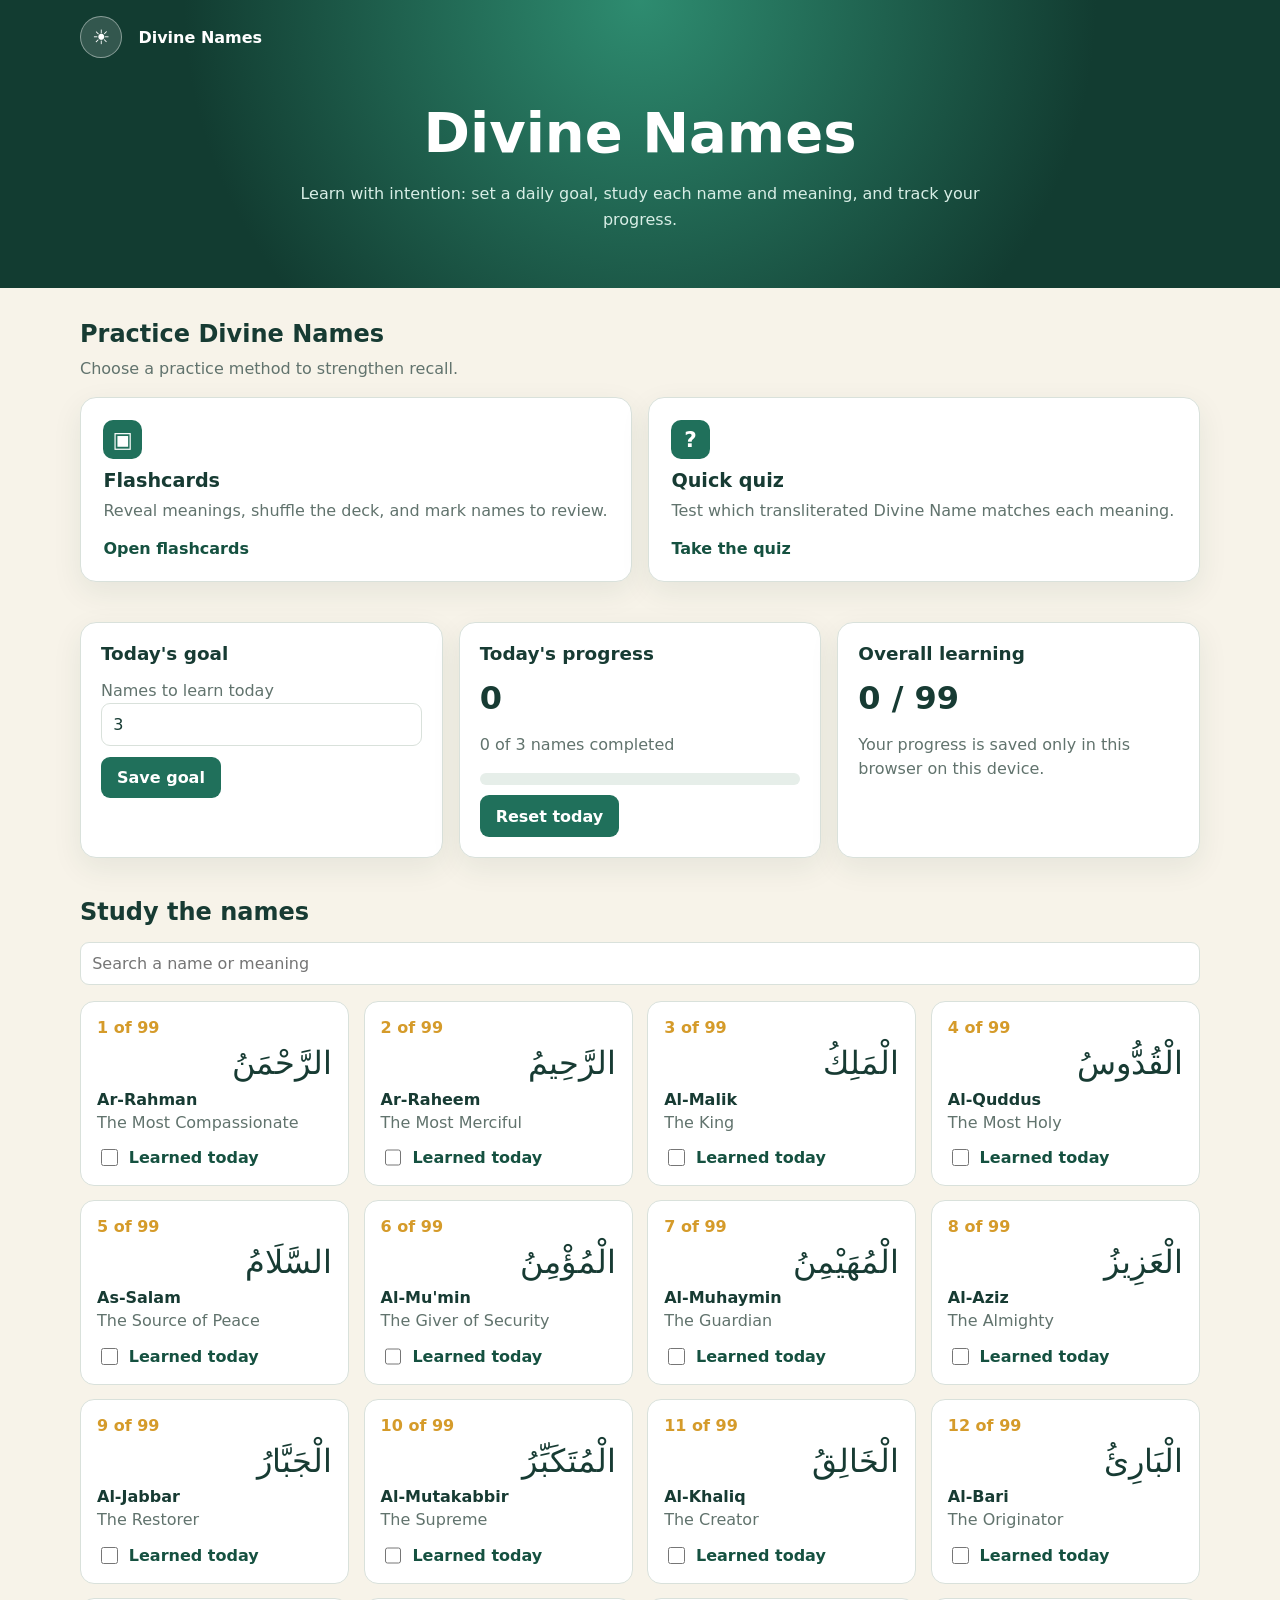
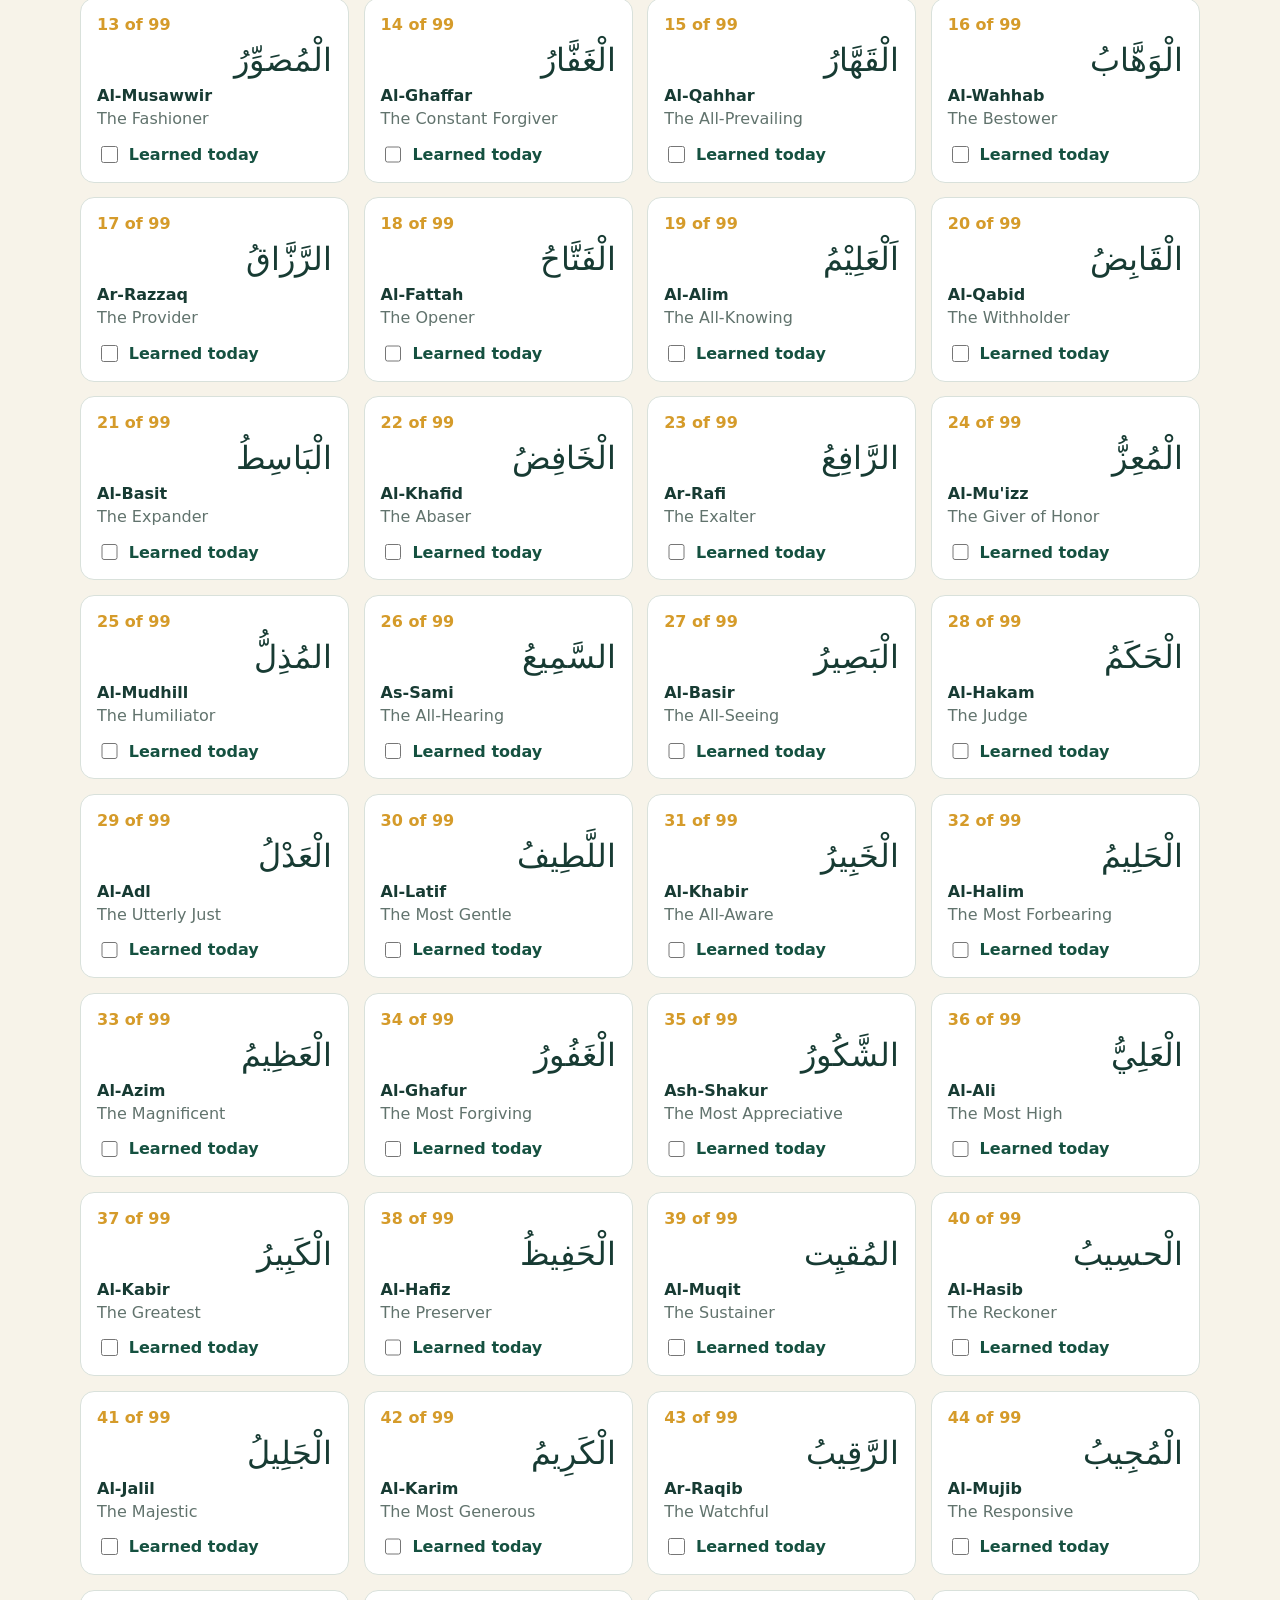
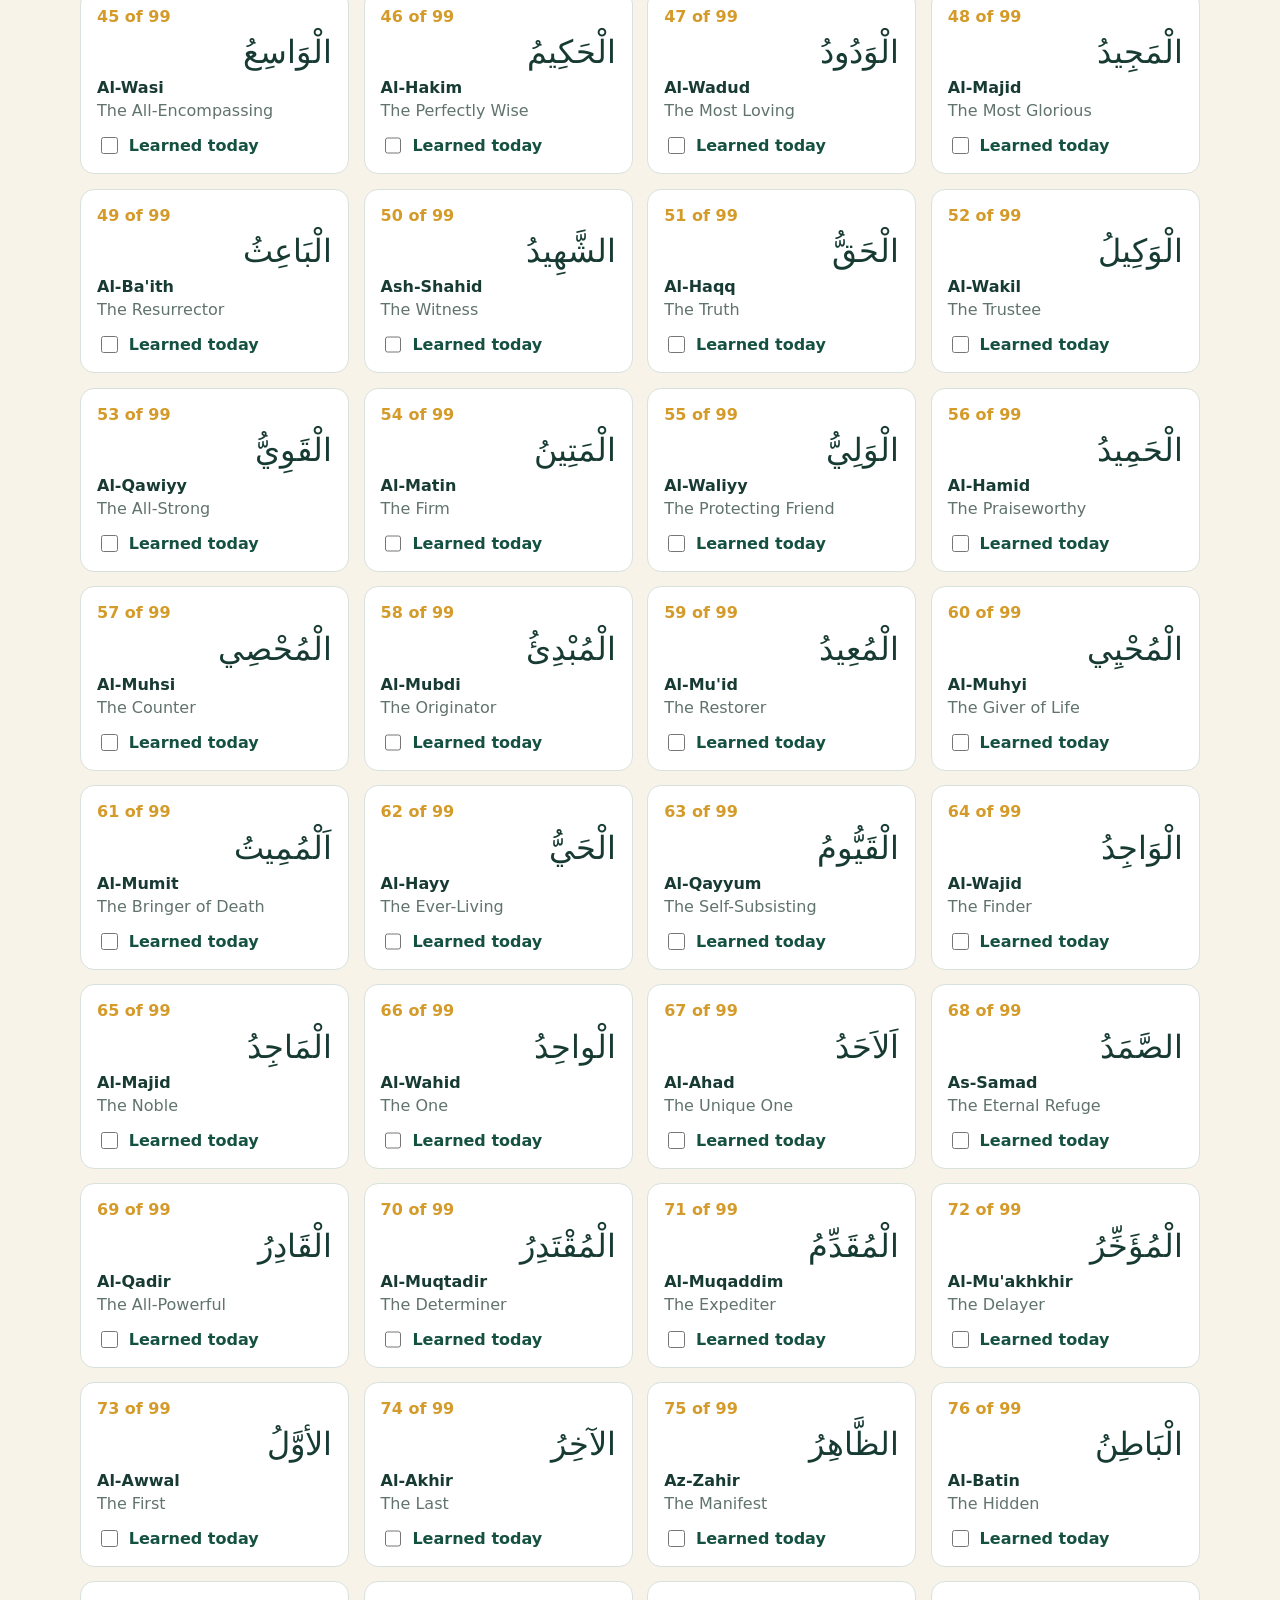
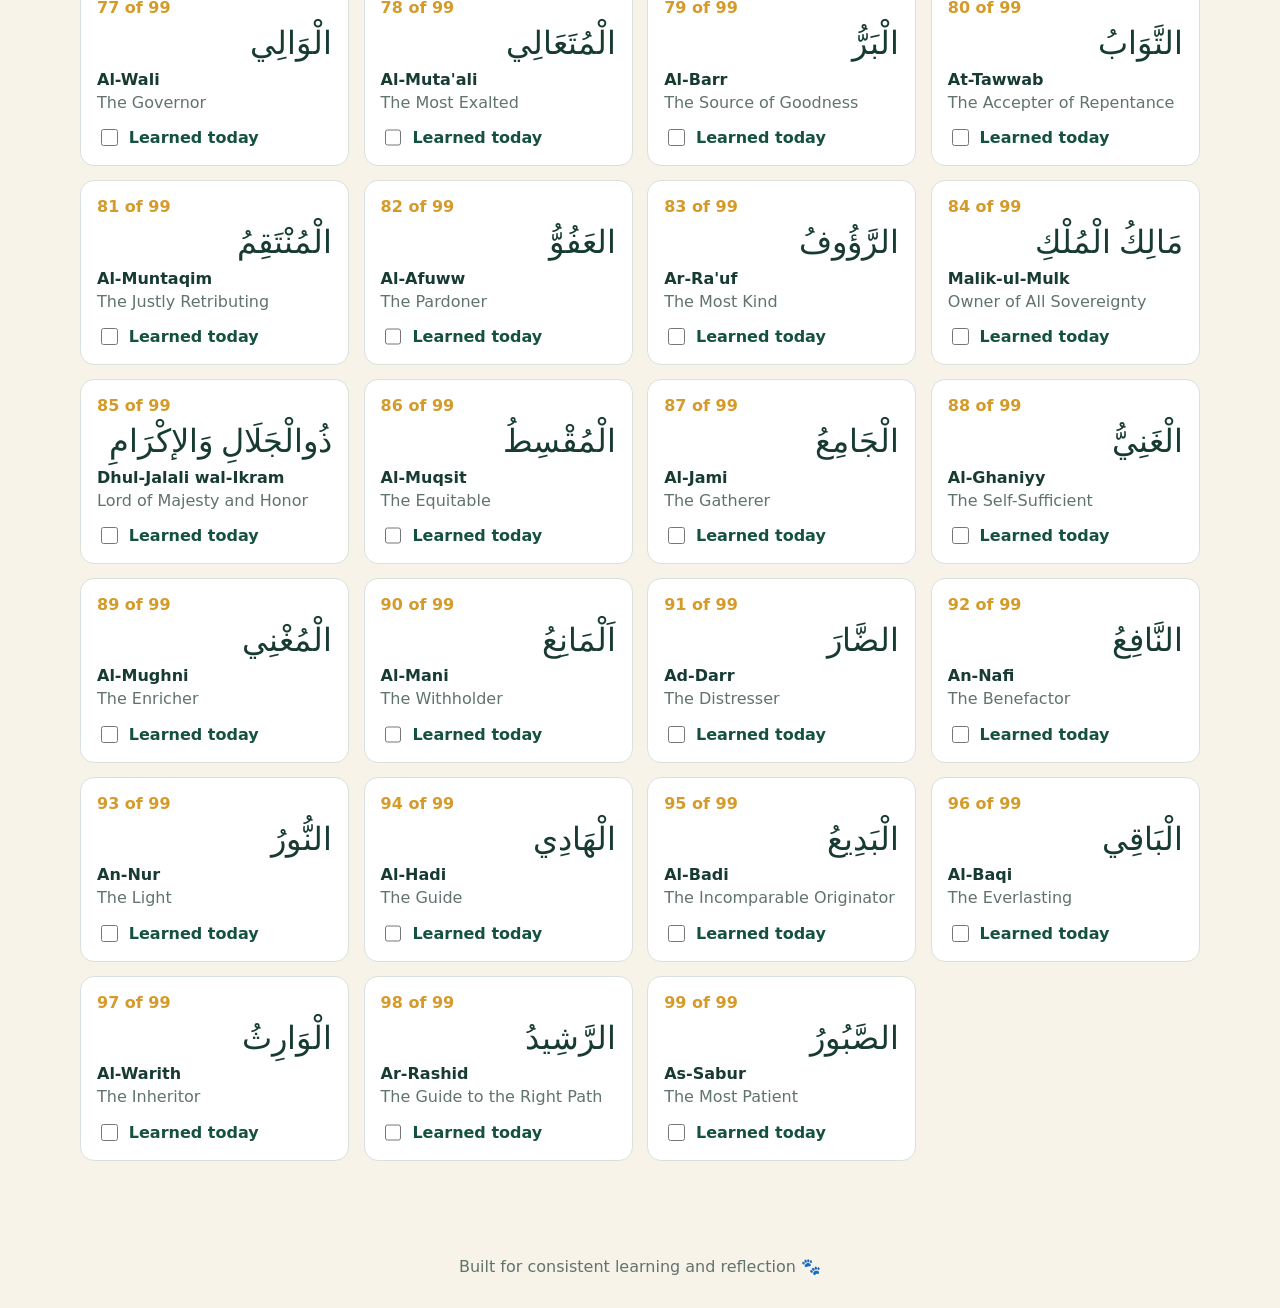
<file: index.html>
<!doctype html>
<html lang="en">
<head>
  <meta charset="UTF-8">
  <meta name="viewport" content="width=device-width, initial-scale=1.0">
  <meta name="description" content="Learn the Divine Names with daily goals and progress tracking.">
  <link rel="icon" type="image/svg+xml" href="favicon.svg">
  <title>Divine Names | Learning Tracker</title>
  <link rel="stylesheet" href="style.css">
</head>
<body>
  <header class="hero">
    <div class="hero-top">
      <button id="theme-toggle" class="theme-toggle" type="button" aria-label="Switch theme" title="Switch theme">
        <span id="theme-icon" aria-hidden="true">☀️</span>
        <span class="sr-only">Switch theme</span>
      </button>
      <a class="brand" href="index.html" aria-label="Divine Names home">Divine Names</a>
    </div>
    <div class="hero-copy">
      <span class="hero-cat" aria-hidden="true">🐱</span>
      <h1>Divine Names</h1>
      <p>Learn with intention: set a daily goal, study each name and meaning, and track your progress.</p>
    </div>
  </header>

  <main class="container" id="top">
    <section class="practice-section practice-section-top" aria-labelledby="practice-title">
      <h2 id="practice-title" class="section-title">Practice Divine Names</h2>
      <p class="muted">Choose a practice method to strengthen recall.</p>
      <div class="practice-grid">
        <a class="practice-card" href="flashcards.html">
          <span class="practice-icon" aria-hidden="true">▣</span>
          <h3>Flashcards</h3>
          <p>Reveal meanings, shuffle the deck, and mark names to review.</p>
          <span class="practice-link">Open flashcards</span>
        </a>
        <a class="practice-card" href="quiz.html">
          <span class="practice-icon" aria-hidden="true">?</span>
          <h3>Quick quiz</h3>
          <p>Test which transliterated Divine Name matches each meaning.</p>
          <span class="practice-link">Take the quiz</span>
        </a>
      </div>
    </section>

    <section class="grid" aria-label="Learning dashboard">
      <article class="card">
        <h2>Today's goal</h2>
        <label class="muted" for="goal">Names to learn today</label>
        <input id="goal" type="number" min="1" max="99" aria-label="Daily goal">
        <button id="save-goal">Save goal</button>
      </article>
      <article class="card">
        <h2>Today's progress <span class="card-cat" aria-hidden="true">🐾</span></h2>
        <div class="metric" id="today-count">0</div>
        <p class="muted" id="goal-text">0 of 3 names completed</p>
        <div class="progress-track" aria-label="Daily goal progress"><div class="progress-bar" id="progress-bar"></div></div>
        <button id="reset-today">Reset today</button>
      </article>
      <article class="card">
        <h2>Overall learning</h2>
        <div class="metric" id="total-count">0 / 99</div>
        <p class="muted">Your progress is saved only in this browser on this device.</p>
      </article>
    </section>

    <section>
      <h2 class="section-title">Study the names <span class="section-cat" aria-hidden="true">🐱</span></h2>
      <div class="controls">
        <input id="search" type="search" placeholder="Search a name or meaning" aria-label="Search names">
      </div>
      <div class="names-grid" id="names-list"></div>
    </section>
  </main>

  <footer>Built for consistent learning and reflection <span aria-hidden="true">🐾</span></footer>
  <script src="app.js"></script>
</body>
</html>
</file>
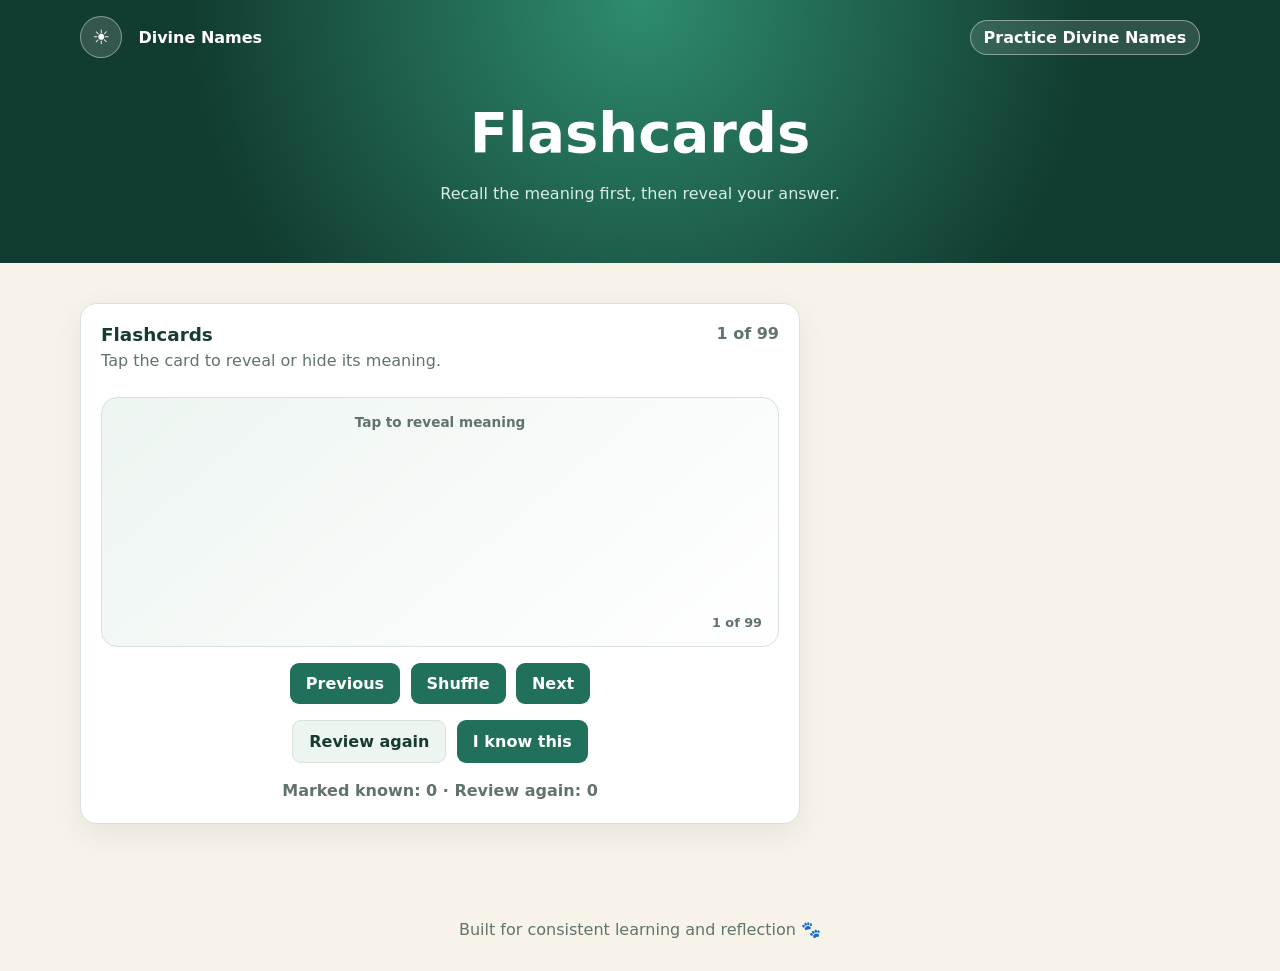
<file: flashcards.html>
<!doctype html>
<html lang="en">
<head>
  <meta charset="UTF-8">
  <meta name="viewport" content="width=device-width, initial-scale=1.0">
  <meta name="description" content="Practice Divine Names with interactive flashcards.">
  <link rel="icon" type="image/svg+xml" href="favicon.svg">
  <title>Flashcards | Divine Names</title>
  <link rel="stylesheet" href="style.css">
</head>
<body>
  <header class="hero practice-hero">
    <div class="hero-top">
      <button id="theme-toggle" class="theme-toggle" type="button" aria-label="Switch theme" title="Switch theme"><span id="theme-icon" aria-hidden="true">☀️</span><span class="sr-only">Switch theme</span></button>
      <a class="brand" href="index.html" aria-label="Divine Names home">Divine Names</a>
      <nav class="top-nav" aria-label="Primary navigation"><a href="index.html#practice-title">Practice Divine Names</a></nav>
    </div>
    <div class="hero-copy"><span class="hero-cat" aria-hidden="true">🐱</span><h1>Flashcards</h1><p>Recall the meaning first, then reveal your answer.</p></div>
  </header>
  <main class="container">
    <section class="card flashcards" aria-labelledby="flashcards-title">
      <div class="flashcard-heading"><div><h2 id="flashcards-title">Flashcards <span class="card-cat" aria-hidden="true">🐾</span></h2><p class="muted">Tap the card to reveal or hide its meaning.</p></div><p class="flashcard-count" id="flashcard-count">1 of 99</p></div>
      <button id="flashcard" class="flashcard" type="button" aria-live="polite" aria-label="Flashcard. Click to reveal meaning."><span class="flashcard-hint" id="flashcard-hint">Tap to reveal meaning</span><span class="flashcard-number" id="flashcard-number">1 of 99</span><span class="flashcard-arabic" id="flashcard-arabic"></span><span class="flashcard-name" id="flashcard-name"></span><span class="flashcard-answer" id="flashcard-answer" hidden></span></button>
      <div class="flashcard-actions" aria-label="Flashcard controls"><button id="previous-card" type="button">Previous</button><button id="shuffle-cards" type="button">Shuffle</button><button id="next-card" type="button">Next</button></div>
      <div class="flashcard-actions review-actions" aria-label="Flashcard review status"><button id="review-card" class="secondary-button" type="button">Review again</button><button id="know-card" type="button">I know this</button></div>
      <p class="flashcard-status muted" id="flashcard-status">Marked known: 0 · Review again: 0</p>
    </section>
  </main>
  <footer>Built for consistent learning and reflection <span aria-hidden="true">🐾</span></footer>
  <script src="app.js"></script>
</body>
</html>
</file>
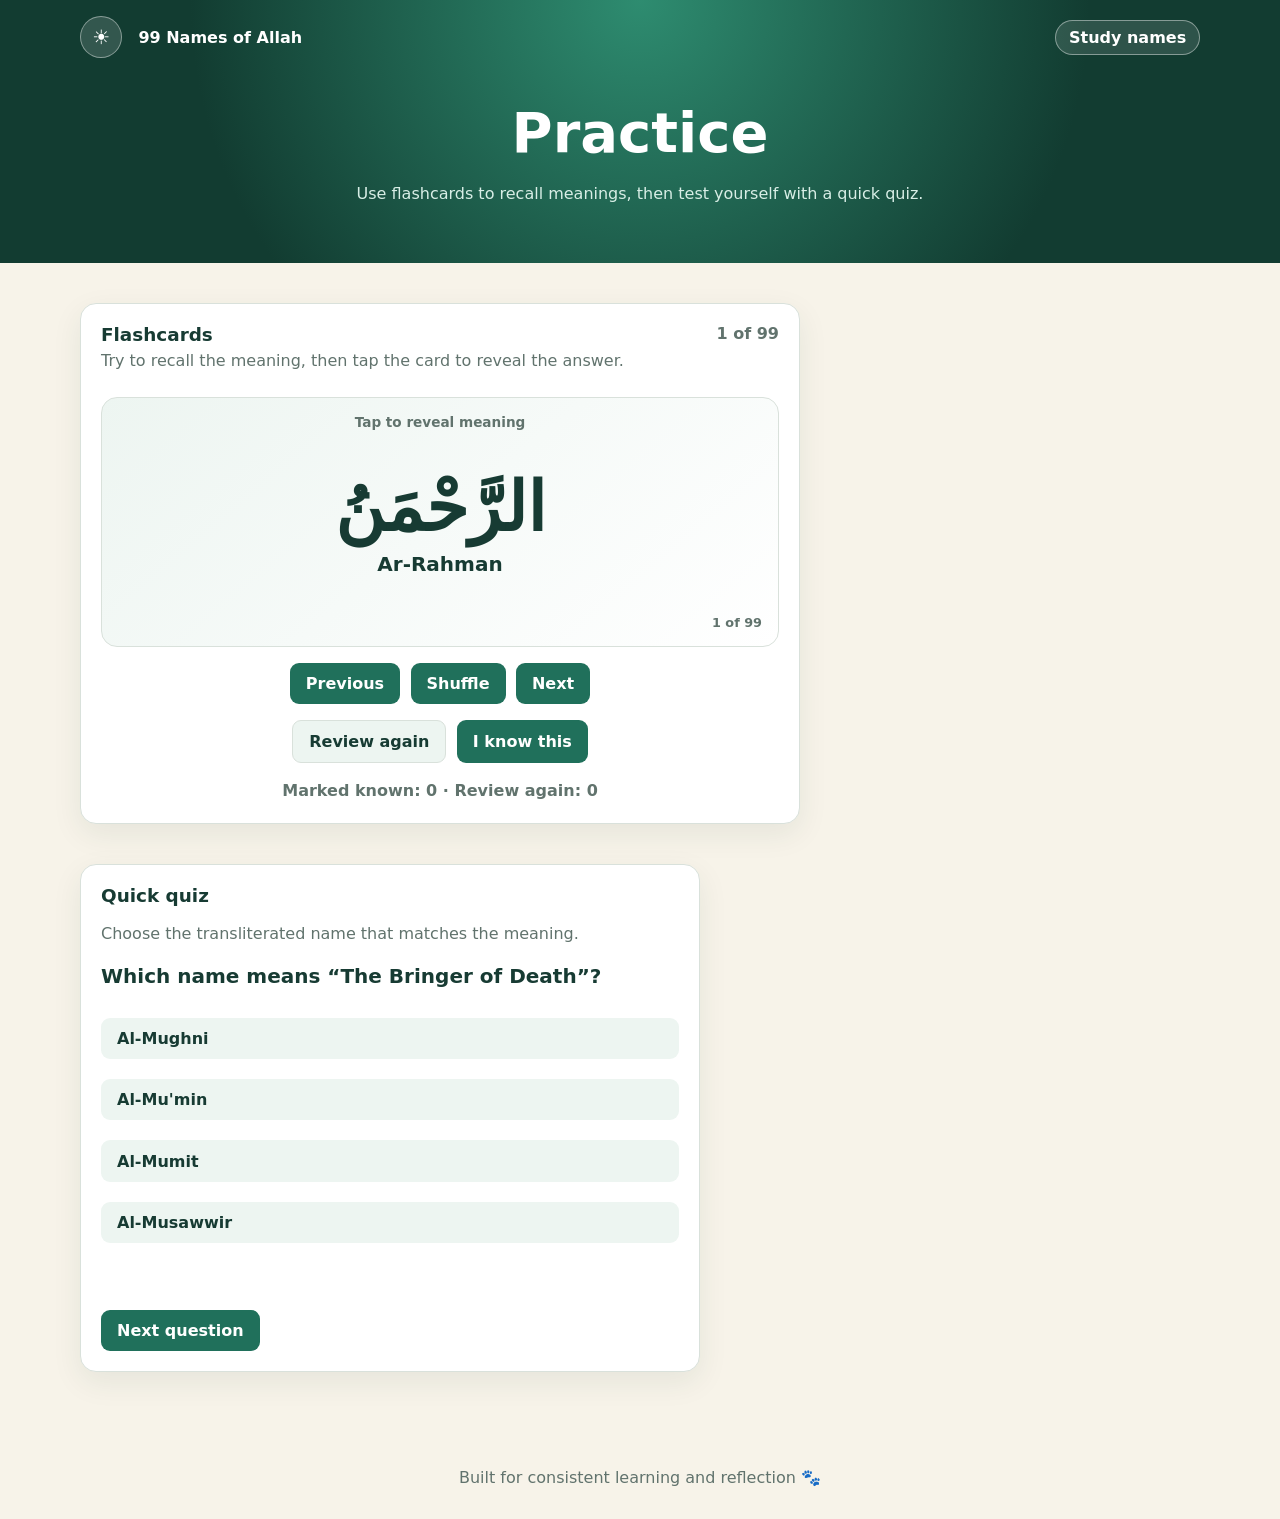
<file: practice.html>
<!doctype html>
<html lang="en">
<head>
  <meta charset="UTF-8">
  <meta name="viewport" content="width=device-width, initial-scale=1.0">
  <meta name="description" content="Practice the 99 Names of Allah with flashcards and a quiz.">
  <link rel="icon" type="image/png" href="favicon.png">
  <title>Practice | 99 Names of Allah</title>
  <link rel="stylesheet" href="style.css">
</head>
<body>
  <header class="hero practice-hero">
    <div class="hero-top">
      <button id="theme-toggle" class="theme-toggle" type="button" aria-label="Switch theme" title="Switch theme">
        <span id="theme-icon" aria-hidden="true">☀️</span>
        <span class="sr-only">Switch theme</span>
      </button>
      <a class="brand" href="index.html" aria-label="99 Names of Allah home">99 Names of Allah</a>
      <nav class="top-nav" aria-label="Primary navigation">
        <a href="index.html">Study names</a>
      </nav>
    </div>
    <div class="hero-copy">
      <span class="hero-cat" aria-hidden="true">🐱</span>
      <h1>Practice</h1>
      <p>Use flashcards to recall meanings, then test yourself with a quick quiz.</p>
    </div>
  </header>

  <main class="container">
    <section class="card flashcards" aria-labelledby="flashcards-title">
      <div class="flashcard-heading">
        <div>
          <h2 id="flashcards-title">Flashcards <span class="card-cat" aria-hidden="true">🐾</span></h2>
          <p class="muted">Try to recall the meaning, then tap the card to reveal the answer.</p>
        </div>
        <p class="flashcard-count" id="flashcard-count">1 of 99</p>
      </div>
      <button id="flashcard" class="flashcard" type="button" aria-live="polite" aria-label="Flashcard. Click to reveal meaning.">
        <span class="flashcard-hint" id="flashcard-hint">Tap to reveal meaning</span>
        <span class="flashcard-number" id="flashcard-number">1 of 99</span>
        <span class="flashcard-arabic" id="flashcard-arabic"></span>
        <span class="flashcard-name" id="flashcard-name"></span>
        <span class="flashcard-answer" id="flashcard-answer" hidden></span>
      </button>
      <div class="flashcard-actions" aria-label="Flashcard controls">
        <button id="previous-card" type="button">Previous</button>
        <button id="shuffle-cards" type="button">Shuffle</button>
        <button id="next-card" type="button">Next</button>
      </div>
      <div class="flashcard-actions review-actions" aria-label="Flashcard review status">
        <button id="review-card" class="secondary-button" type="button">Review again</button>
        <button id="know-card" type="button">I know this</button>
      </div>
      <p class="flashcard-status muted" id="flashcard-status">Marked known: 0 · Review again: 0</p>
    </section>

    <section class="card quiz" aria-live="polite">
      <h2>Quick quiz <span class="card-cat" aria-hidden="true">🐾</span></h2>
      <p class="muted">Choose the transliterated name that matches the meaning.</p>
      <div class="question" id="quiz-question"></div>
      <div class="options" id="quiz-options"></div>
      <p class="quiz-result" id="quiz-result"></p>
      <button id="next-question">Next question</button>
    </section>
  </main>

  <footer>Built for consistent learning and reflection <span aria-hidden="true">🐾</span></footer>
  <script src="app.js"></script>
</body>
</html>
</file>
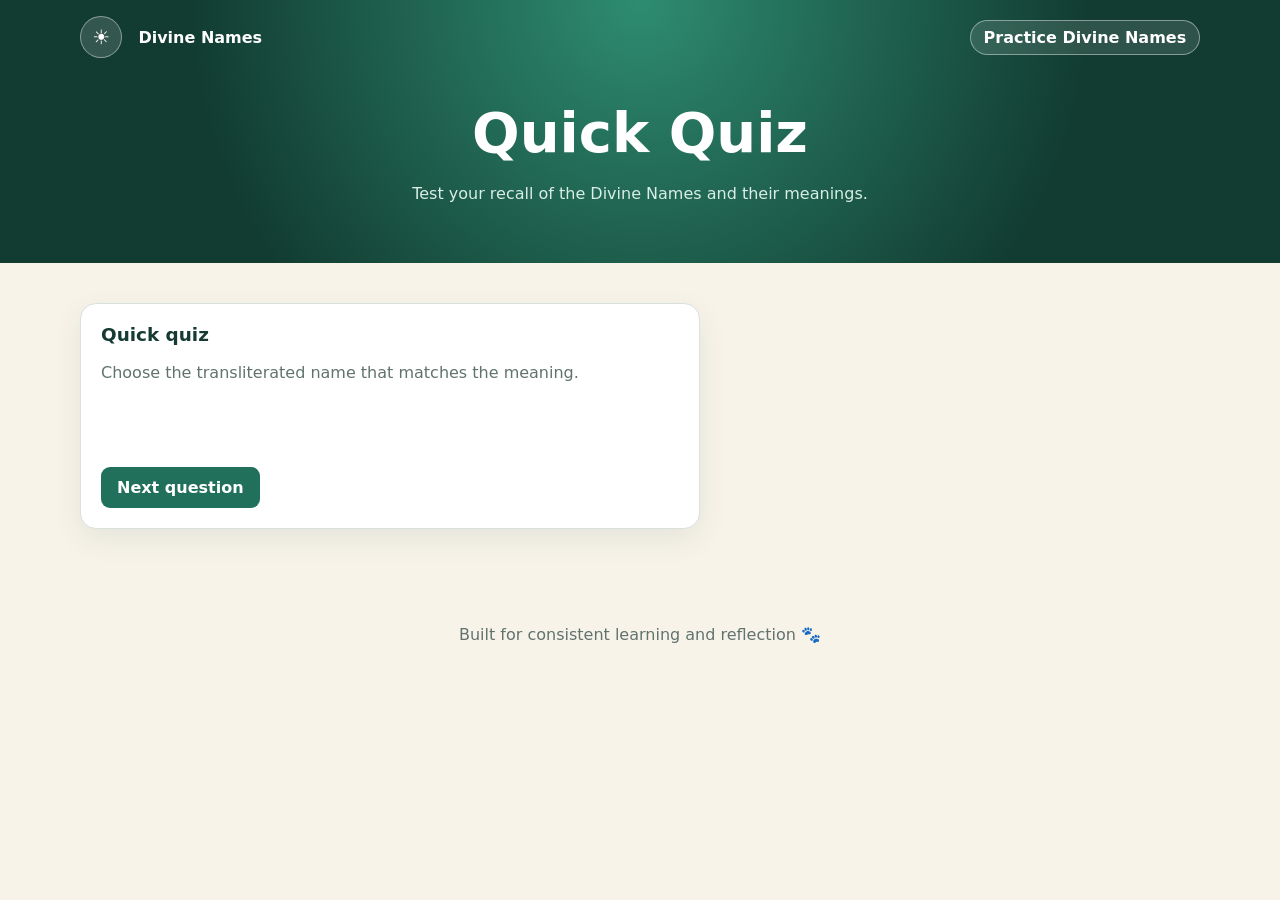
<file: quiz.html>
<!doctype html>
<html lang="en">
<head>
  <meta charset="UTF-8">
  <meta name="viewport" content="width=device-width, initial-scale=1.0">
  <meta name="description" content="Test yourself on the Divine Names with a quick quiz.">
  <link rel="icon" type="image/svg+xml" href="favicon.svg">
  <title>Quick Quiz | Divine Names</title>
  <link rel="stylesheet" href="style.css">
</head>
<body>
  <header class="hero practice-hero">
    <div class="hero-top">
      <button id="theme-toggle" class="theme-toggle" type="button" aria-label="Switch theme" title="Switch theme"><span id="theme-icon" aria-hidden="true">☀️</span><span class="sr-only">Switch theme</span></button>
      <a class="brand" href="index.html" aria-label="Divine Names home">Divine Names</a>
      <nav class="top-nav" aria-label="Primary navigation"><a href="index.html#practice-title">Practice Divine Names</a></nav>
    </div>
    <div class="hero-copy"><span class="hero-cat" aria-hidden="true">🐱</span><h1>Quick Quiz</h1><p>Test your recall of the Divine Names and their meanings.</p></div>
  </header>
  <main class="container">
    <section class="card quiz" aria-live="polite">
      <h2>Quick quiz <span class="card-cat" aria-hidden="true">🐾</span></h2>
      <p class="muted">Choose the transliterated name that matches the meaning.</p>
      <div class="question" id="quiz-question"></div>
      <div class="options" id="quiz-options"></div>
      <p class="quiz-result" id="quiz-result"></p>
      <button id="next-question">Next question</button>
    </section>
  </main>
  <footer>Built for consistent learning and reflection <span aria-hidden="true">🐾</span></footer>
  <script src="app.js"></script>
</body>
</html>
</file>
<file: style.css>
:root{--bg:#f7f3e9;--surface:#fff;--ink:#173b33;--muted:#61736d;--accent:#20705b;--accent-dark:#155140;--gold:#d59b2a;--border:#d9e1db;--track:#e6eee9;--option:#edf5f1;--option-hover:#dbece4;--hero-start:#2e8c70;--hero-end:#123c31;--hero-text:#d8eee6;--shadow:0 10px 30px rgba(27,66,55,.08)}*{box-sizing:border-box}body{min-height:100vh;margin:0;color:var(--ink);background:var(--bg);font-family:Inter,ui-sans-serif,system-ui,-apple-system,BlinkMacSystemFont,"Segoe UI",sans-serif;transition:background .25s ease,color .25s ease}.hero{padding:1rem 1.25rem 3.5rem;color:#fff;text-align:center;background:radial-gradient(circle at top,var(--hero-start),var(--hero-end) 65%)}.hero-top{display:flex;width:min(1120px,100%);margin:0 auto;align-items:center;gap:1rem}.brand{color:#fff;text-decoration:none;font-weight:800}.top-nav{margin-left:auto}.top-nav a{display:inline-block;padding:.45rem .8rem;color:#fff;text-decoration:none;font-weight:800;border:1px solid rgba(255,255,255,.42);border-radius:999px;background:rgba(255,255,255,.12)}.theme-toggle{width:2.65rem;height:2.65rem;display:inline-grid;place-items:center;flex:0 0 auto;margin:0;padding:0;color:#fff;background:rgba(255,255,255,.14);border:1px solid rgba(255,255,255,.42);border-radius:50%;font-size:1.25rem;line-height:1}.theme-toggle:hover,.top-nav a:hover{background:rgba(255,255,255,.28)}.theme-toggle:focus-visible,.flashcard:focus-visible{outline:3px solid var(--accent);outline-offset:3px}.sr-only{position:absolute;width:1px;height:1px;overflow:hidden;clip:rect(0,0,0,0);white-space:nowrap}.hero-copy{padding-top:2.6rem}.hero h1{margin:0;font-size:clamp(2rem,5vw,3.5rem)}.hero p{max-width:680px;margin:1rem auto 0;color:var(--hero-text);line-height:1.6}.hero-cat{display:none}.container{width:min(1120px,calc(100% - 2rem));margin:2rem auto 4rem}.grid{display:grid;grid-template-columns:repeat(3,1fr);gap:1rem}.card{padding:1.25rem;background:var(--surface);border:1px solid var(--border);border-radius:16px;box-shadow:var(--shadow)}.card h2{margin-top:0;font-size:1.15rem}.metric{margin:.5rem 0;font-size:2rem;font-weight:800}.muted{color:var(--muted);line-height:1.5}input,button{font:inherit}input[type=number],input[type=search]{width:100%;padding:.7rem;color:var(--ink);background:var(--surface);border:1px solid var(--border);border-radius:9px}button{border:0;border-radius:9px;padding:.7rem 1rem;margin-top:.65rem;color:#fff;background:var(--accent);cursor:pointer;font-weight:700}button:hover{background:var(--accent-dark)}.progress-track{height:12px;background:var(--track);border-radius:999px;overflow:hidden}.progress-bar{height:100%;width:0;background:linear-gradient(90deg,var(--gold),var(--accent));transition:width .25s ease}.section-title{margin:2.5rem 0 1rem}.controls{display:flex;gap:.75rem;flex-wrap:wrap;margin-bottom:1rem}.controls input{flex:1 1 250px}.names-grid{display:grid;grid-template-columns:repeat(auto-fill,minmax(240px,1fr));gap:.9rem}.name-card{position:relative;padding:1rem;background:var(--surface);border:1px solid var(--border);border-radius:14px}.name-card.learned{border-color:var(--accent);box-shadow:inset 0 0 0 1px var(--accent)}.name-number{color:var(--gold);font-weight:800}.arabic{margin:.45rem 0;font-family:"Noto Naskh Arabic",serif;font-size:2rem;direction:rtl}.transliteration{font-weight:800}.meaning{margin-top:.25rem;color:var(--muted)}.check-row{display:flex;align-items:center;gap:.5rem;margin-top:.9rem;color:var(--accent-dark);font-weight:700}.check-row input{width:1.05rem;height:1.05rem}.practice-section{margin-top:2.5rem}.practice-section-top{margin-top:0;margin-bottom:2.5rem}.practice-section-top .section-title{margin-top:0}.practice-section>.muted{margin-top:-.45rem}.practice-grid{display:grid;grid-template-columns:repeat(2,minmax(0,1fr));gap:1rem;margin-top:1rem}.practice-card{display:block;padding:1.4rem;color:var(--ink);background:var(--surface);border:1px solid var(--border);border-radius:16px;box-shadow:var(--shadow);text-decoration:none;transition:transform .2s ease,border-color .2s ease,box-shadow .2s ease}.practice-card:hover{transform:translateY(-3px);border-color:var(--accent);box-shadow:0 14px 30px rgba(27,66,55,.15)}.practice-card h3{margin:.65rem 0 .45rem;font-size:1.2rem}.practice-card p{margin:0;color:var(--muted);line-height:1.5}.practice-icon{display:inline-grid;width:2.4rem;height:2.4rem;place-items:center;color:#fff;background:var(--accent);border-radius:10px;font-size:1.35rem;font-weight:800}.practice-link{display:inline-block;margin-top:1rem;color:var(--accent-dark);font-weight:800}.flashcards{max-width:720px;margin-top:2.5rem}.flashcard-heading{display:flex;align-items:flex-start;justify-content:space-between;gap:1rem}.flashcard-heading h2{margin-bottom:.25rem}.flashcard-heading p{margin-top:0}.flashcard-count{white-space:nowrap;color:var(--muted);font-weight:800}.flashcard{width:100%;min-height:250px;position:relative;display:flex;flex-direction:column;align-items:center;justify-content:center;margin-top:.5rem;padding:2rem;color:var(--ink);background:linear-gradient(140deg,var(--option),var(--surface));border:1px solid var(--border);border-radius:16px;cursor:pointer}.flashcard:hover{background:linear-gradient(140deg,var(--option-hover),var(--surface))}.flashcard-hint{position:absolute;top:1rem;color:var(--muted);font-size:.85rem;font-weight:700}.flashcard-number{position:absolute;right:1rem;bottom:1rem;color:var(--muted);font-size:.8rem}.flashcard-arabic{font-family:"Noto Naskh Arabic",serif;font-size:clamp(2.5rem,8vw,4.25rem);direction:rtl}.flashcard-name{margin-top:.25rem;font-size:1.25rem;font-weight:800}.flashcard-answer{margin-top:1rem;color:var(--accent-dark);font-size:1.1rem;font-weight:800}.flashcard-actions{display:flex;justify-content:center;flex-wrap:wrap;gap:.65rem}.flashcard-actions button{margin-top:1rem}.secondary-button{color:var(--ink);background:var(--option);border:1px solid var(--border)}.secondary-button:hover{background:var(--option-hover)}.flashcard-status{margin:1rem 0 0;text-align:center;font-weight:700}.quiz{max-width:620px;margin-top:2.5rem}.question{font-size:1.25rem;font-weight:800;line-height:1.45}.options{display:grid;gap:.6rem;margin-top:1rem}.option{text-align:left;background:var(--option);color:var(--ink)}.option:hover{background:var(--option-hover)}.quiz-result{min-height:1.5rem;margin-top:1rem;font-weight:800}.card-cat,.section-cat{display:none}footer{padding:2rem 1rem;text-align:center;color:var(--muted)}body[data-theme=dark]{--bg:#0f1718;--surface:#172224;--ink:#edf7f3;--muted:#a8beb6;--accent:#6ac5a5;--accent-dark:#b7f0da;--gold:#f3c76d;--border:#2d4140;--track:#2a3d3d;--option:#223433;--option-hover:#2d4844;--hero-start:#245c50;--hero-end:#091314;--hero-text:#d6eee5;--shadow:0 10px 30px rgba(0,0,0,.25)}body[data-theme=pink]{--bg:#fff3f8;--surface:#fffaff;--ink:#542b48;--muted:#8b637a;--accent:#df6f9d;--accent-dark:#b74979;--gold:#d58eae;--border:#f0cbdc;--track:#f9dce8;--option:#ffe9f1;--option-hover:#ffd9e8;--hero-start:#efa2c1;--hero-end:#c76c9c;--hero-text:#fff5fa;--shadow:0 10px 30px rgba(166,80,119,.13)}body[data-theme=pink] .hero{position:relative;overflow:hidden}body[data-theme=pink] .hero::before,body[data-theme=pink] .hero::after{position:absolute;z-index:0;font-size:clamp(3rem,9vw,7rem);opacity:.28;content:"🐱"}body[data-theme=pink] .hero::before{top:1.2rem;left:7%;transform:rotate(-14deg)}body[data-theme=pink] .hero::after{right:8%;bottom:.8rem;transform:rotate(14deg)}body[data-theme=pink] .hero-top,body[data-theme=pink] .hero-copy{position:relative;z-index:1}body[data-theme=pink] .hero-cat{display:inline-block;margin-bottom:.35rem;font-size:2rem}body[data-theme=pink] .card-cat,body[data-theme=pink] .section-cat{display:inline}body[data-theme=pink] .name-card::after{position:absolute;right:.75rem;bottom:.55rem;color:#ef9aba;content:"🐾";font-size:1rem;opacity:.75}body[data-theme=pink] .name-card:nth-child(3n)::after{content:"🐱"}body[data-theme=pink] .name-card.learned::after{color:var(--accent)}@media(max-width:760px){.grid{grid-template-columns:1fr}.hero{padding-top:1rem}.flashcard-heading{flex-direction:column;gap:0}.flashcard-count{margin-top:0}}@media(max-width:600px){.practice-grid{grid-template-columns:1fr}}
</file>
